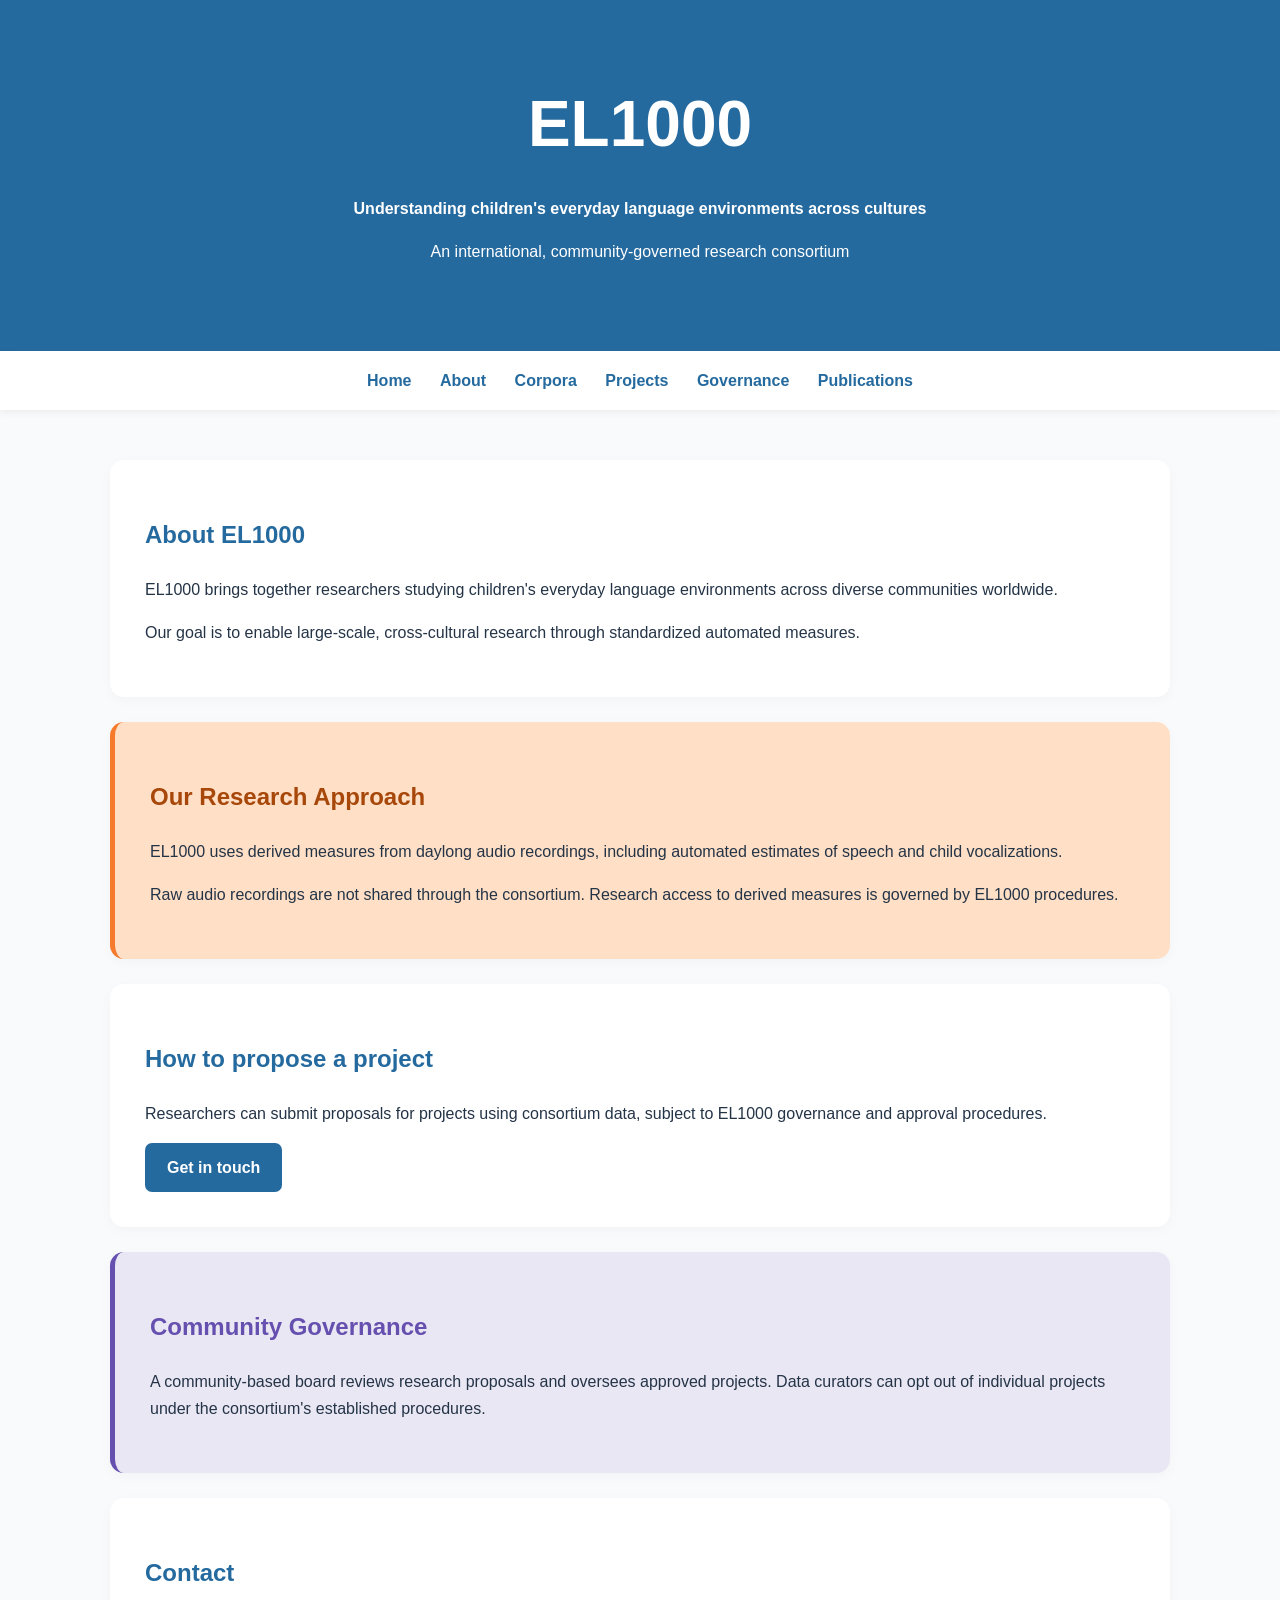
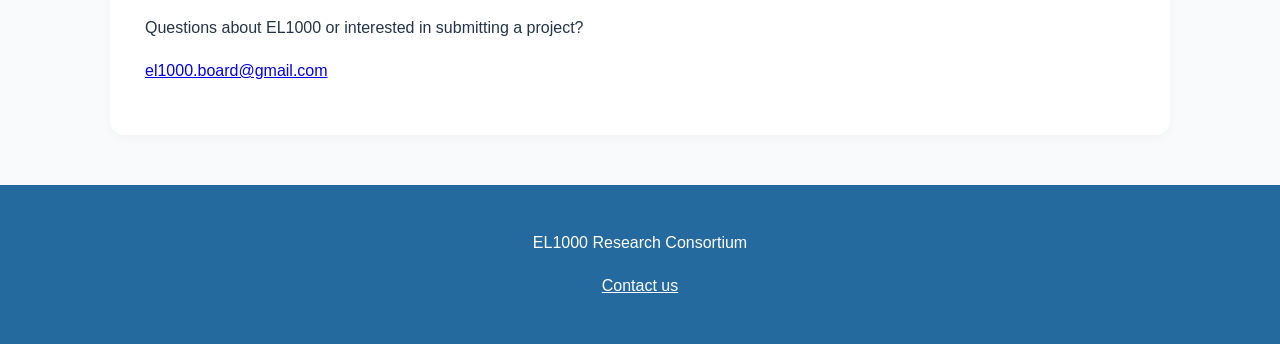
<file: index.html>
<!DOCTYPE html>
<html lang="en">
<head>
<meta charset="UTF-8">
<meta name="viewport" content="width=device-width, initial-scale=1">
<title>EL1000 | Research Consortium</title>
<link rel="stylesheet" href="style.css">
</head>
<body>
<header>
<h1>EL1000</h1>
<p><strong>Understanding children's everyday language environments across cultures</strong></p>
<p>An international, community-governed research consortium</p>
</header>
<nav aria-label="Main navigation">
  <a href="index.html" aria-current="page">Home</a>
  <a href="about.html">About</a>
  <a href="corpora.html">Corpora</a>
  <a href="projects.html">Projects</a>
  <a href="governance.html">Governance</a>
  <a href="publications.html">Publications</a>
</nav>
<main>
<section id="about">
<h2>About EL1000</h2>
<p>EL1000 brings together researchers studying children's everyday language environments across diverse communities worldwide.</p>
<p>Our goal is to enable large-scale, cross-cultural research through standardized automated measures.</p>
</section>
<section id="research" class="corpora">
<h2>Our Research Approach</h2>
<p>EL1000 uses derived measures from daylong audio recordings, including automated estimates of speech and child vocalizations.</p>
<p>Raw audio recordings are not shared through the consortium. Research access to derived measures is governed by EL1000 procedures.</p>
</section>
<section id="projects">
<h2>How to propose a project</h2>
<p>Researchers can submit proposals for projects using consortium data, subject to EL1000 governance and approval procedures.</p>
<a class="button" href="mailto:el1000.board@gmail.com?subject=EL1000%20icipation%20inquiry">Get in touch</a>
</section>
<section id="governance" class="governance">
<h2>Community Governance</h2>
<p>A community-based board reviews research proposals and oversees approved projects. Data curators can opt out of individual projects under the consortium's established procedures.</p>
</section>
<section id="contact">
<h2>Contact</h2>
<p>Questions about EL1000 or interested in submitting a project?</p>
<p><a href="mailto:el1000.board@gmail.com">el1000.board@gmail.com</a></p>
</section>
</main>
<footer>
<p>EL1000 Research Consortium</p>
<p><a href="mailto:el1000.board@gmail.com">Contact us</a></p>
</footer>
</body>
</html>
</file>
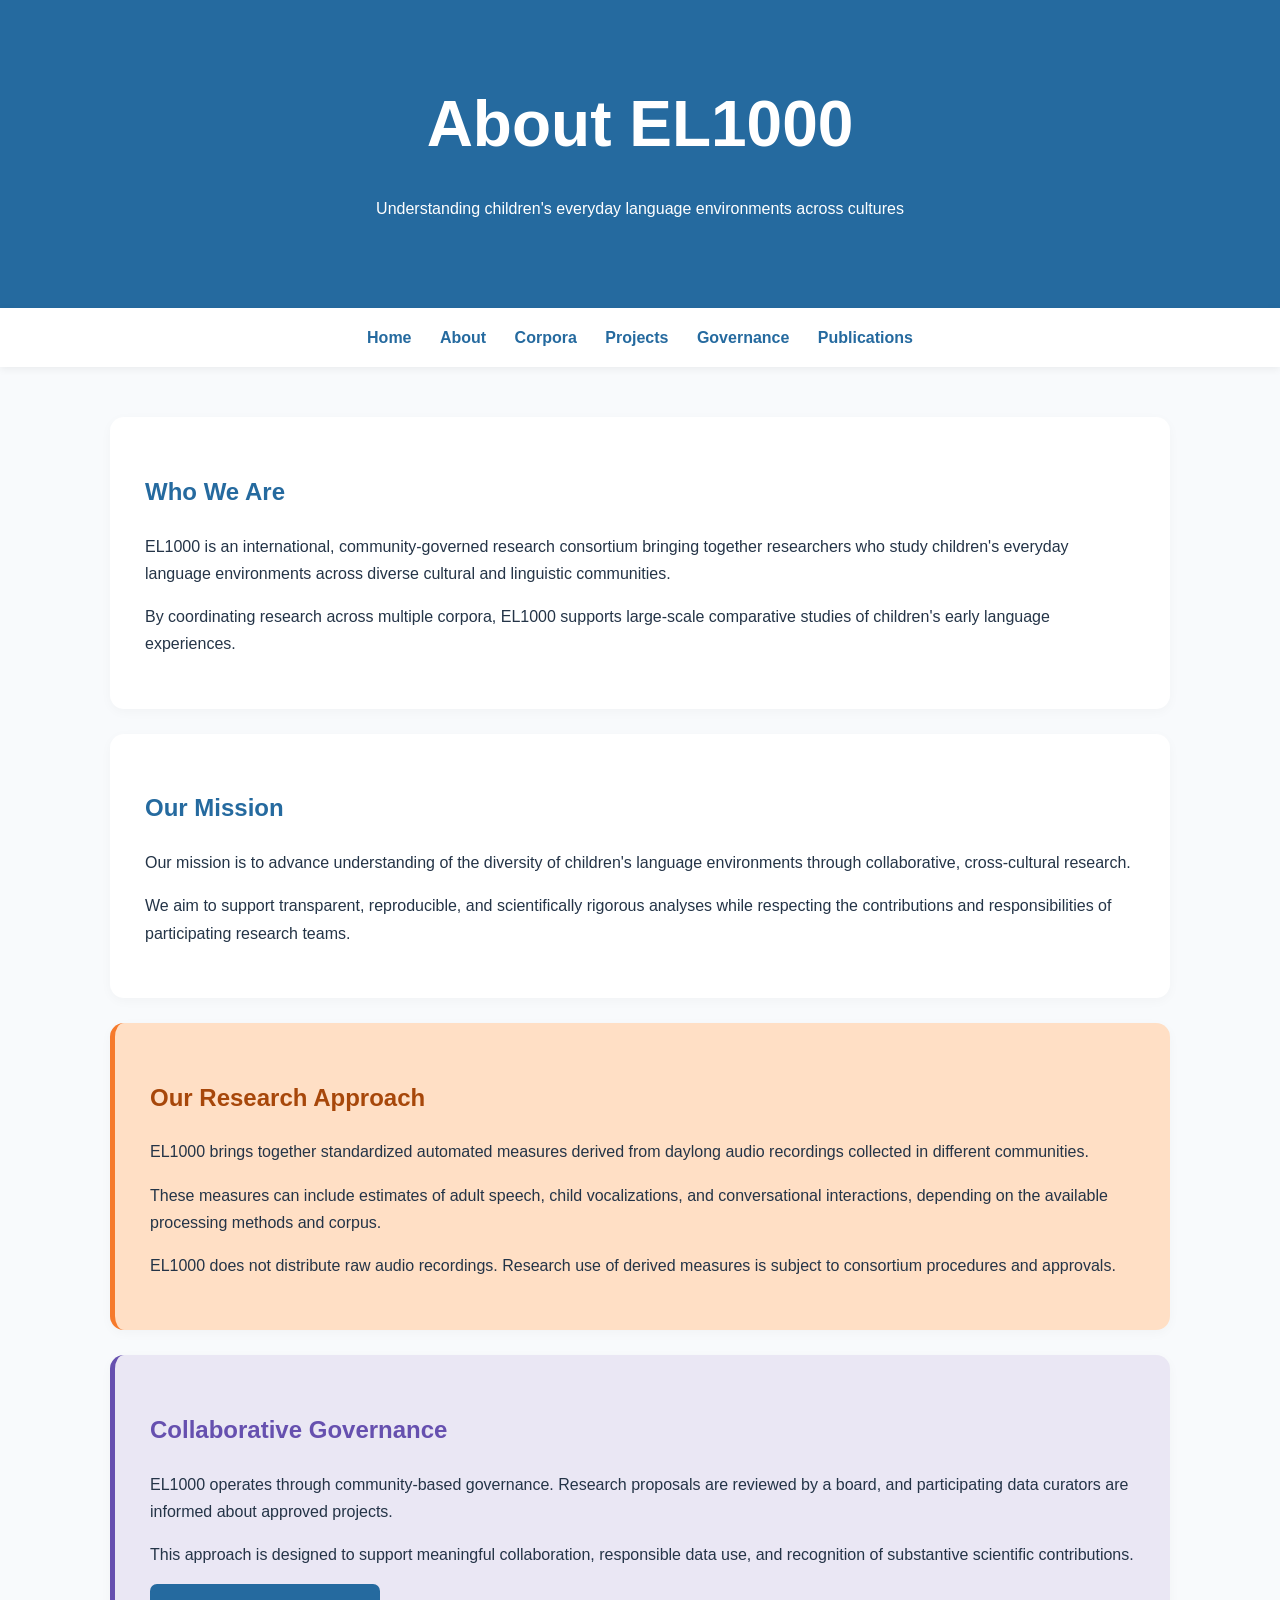
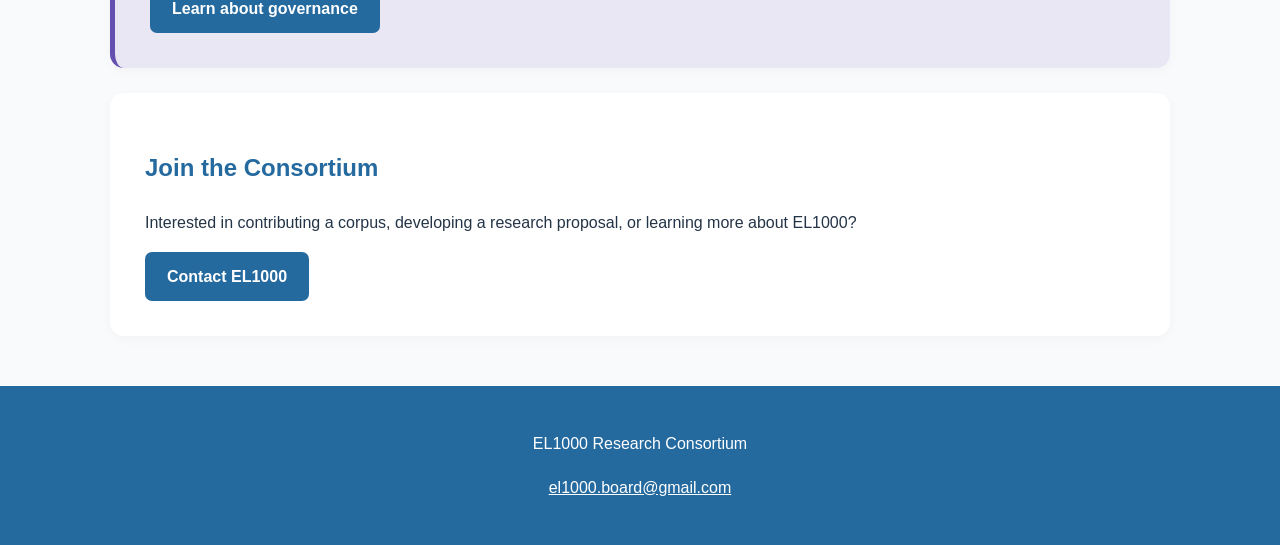
<file: about.html>
<!DOCTYPE html>
<html lang="en">
<head>
  <meta charset="UTF-8">
  <meta name="viewport" content="width=device-width, initial-scale=1">
  <meta name="description" content="Learn about the EL1000 research consortium and its cross-cultural approach to studying children's language environments.">
  <title>About | EL1000 Consortium</title>
  <link rel="stylesheet" href="style.css">
</head>

<body>

<header>
  <h1>About EL1000</h1>
  <p>Understanding children's everyday language environments across cultures</p>
</header>

<nav aria-label="Main navigation">
  <a href="index.html">Home</a>
  <a href="about.html" aria-current="page">About</a>
  <a href="corpora.html">Corpora</a>
  <a href="projects.html">Projects</a>
  <a href="governance.html">Governance</a>
  <a href="publications.html">Publications</a>
</nav>

<main>

<section>
  <h2>Who We Are</h2>

  <p>
    EL1000 is an international, community-governed research
    consortium bringing together researchers who study
    children's everyday language environments across
    diverse cultural and linguistic communities.
  </p>

  <p>
    By coordinating research across multiple corpora,
    EL1000 supports large-scale comparative studies
    of children's early language experiences.
  </p>
</section>

<section>
  <h2>Our Mission</h2>

  <p>
    Our mission is to advance understanding of the
    diversity of children's language environments
    through collaborative, cross-cultural research.
  </p>

  <p>
    We aim to support transparent, reproducible,
    and scientifically rigorous analyses while
    respecting the contributions and responsibilities
    of participating research teams.
  </p>
</section>

<section class="corpora">
  <h2>Our Research Approach</h2>

  <p>
    EL1000 brings together standardized automated
    measures derived from daylong audio recordings
    collected in different communities.
  </p>

  <p>
    These measures can include estimates of adult
    speech, child vocalizations, and conversational
    interactions, depending on the available
    processing methods and corpus.
  </p>

  <p>
    EL1000 does not distribute raw audio recordings.
    Research use of derived measures is subject
    to consortium procedures and approvals.
  </p>
</section>

<section class="governance">
  <h2>Collaborative Governance</h2>

  <p>
    EL1000 operates through community-based governance.
    Research proposals are reviewed by a board,
    and participating data curators are informed
    about approved projects.
  </p>

  <p>
    This approach is designed to support meaningful
    collaboration, responsible data use, and recognition
    of substantive scientific contributions.
  </p>

  <a class="button" href="governance.html">
    Learn about governance
  </a>
</section>

<section>
  <h2>Join the Consortium</h2>

  <p>
    Interested in contributing a corpus, developing
    a research proposal, or learning more about EL1000?
  </p>

  <a class="button" href="mailto:el1000.board@gmail.com">
    Contact EL1000
  </a>
</section>

</main>

<footer>
  <p>EL1000 Research Consortium</p>
  <p>
    <a href="mailto:el1000.board@gmail.com">
      el1000.board@gmail.com
    </a>
  </p>
</footer>

</body>
</html>
</file>
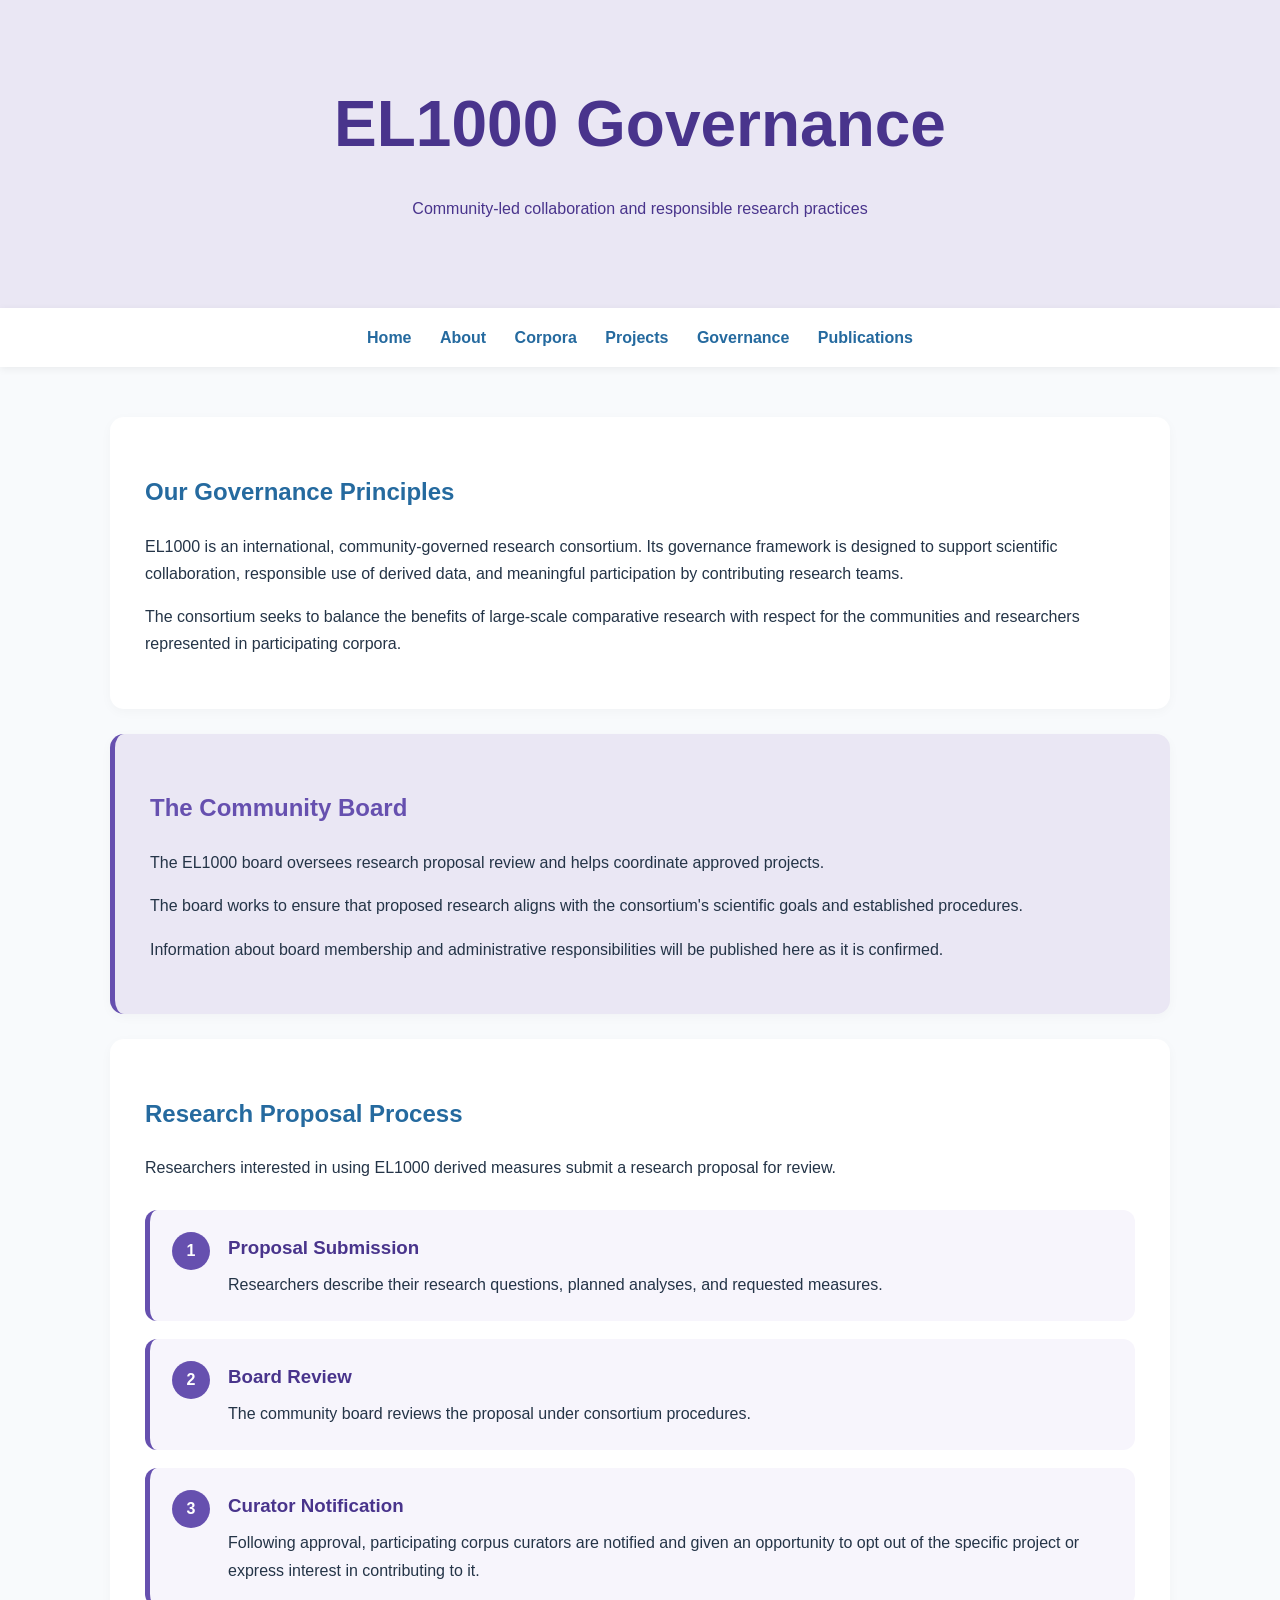
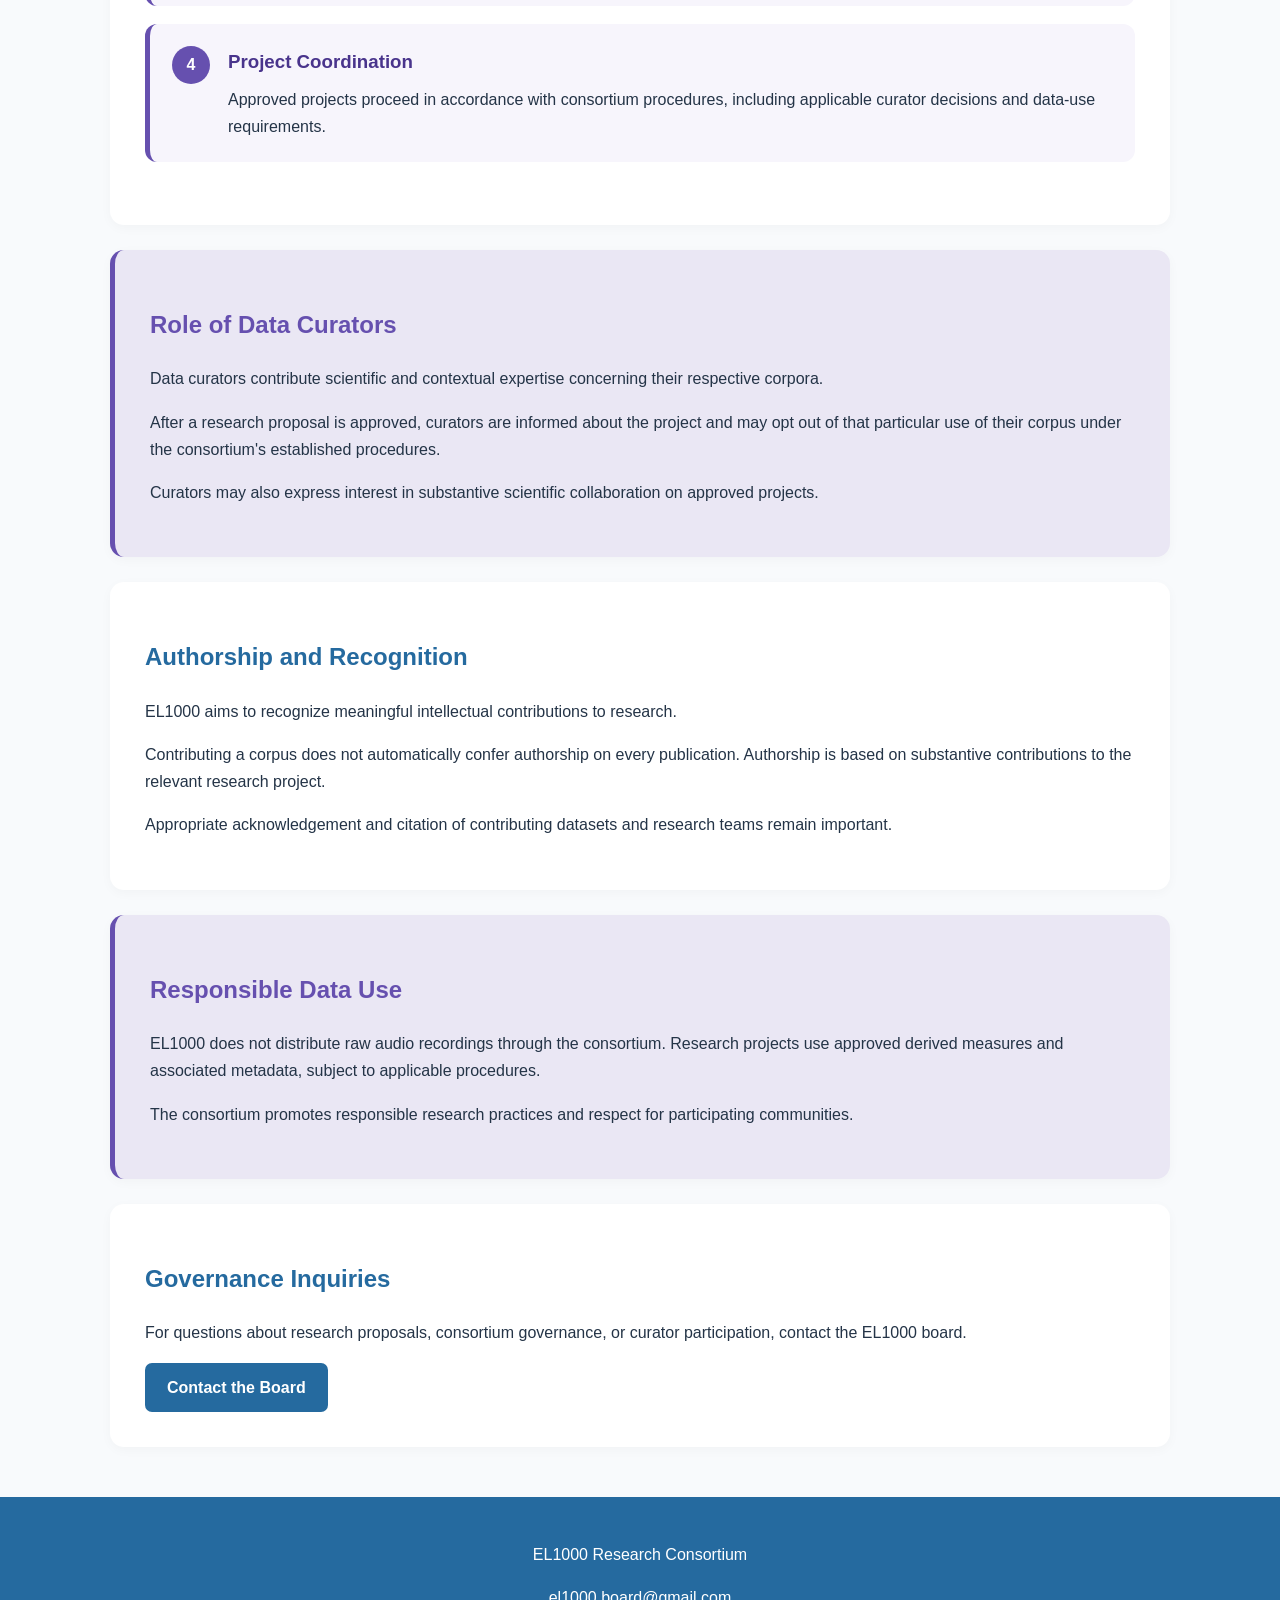
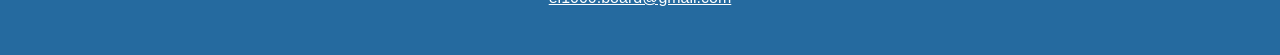
<file: governance.html>
<!DOCTYPE html>
<html lang="en">
<head>
  <meta charset="UTF-8">
  <meta name="viewport"
        content="width=device-width, initial-scale=1">

  <meta name="description"
        content="Learn about EL1000 community governance,
        research proposal review, and data curator participation.">

  <title>Governance | EL1000 Consortium</title>
  <link rel="stylesheet" href="style.css">
</head>

<body>

<header class="governance-header">
  <h1>EL1000 Governance</h1>
  <p>
    Community-led collaboration and
    responsible research practices
  </p>
</header>

<nav aria-label="Main navigation">
  <a href="index.html">Home</a>
  <a href="about.html">About</a>
  <a href="corpora.html">Corpora</a>
  <a href="projects.html">Projects</a>
  <a href="governance.html" aria-current="page">Governance</a>
  <a href="publications.html">Publications</a>
</nav>

<main>

<section>
  <h2>Our Governance Principles</h2>

  <p>
    EL1000 is an international, community-governed
    research consortium. Its governance framework
    is designed to support scientific collaboration,
    responsible use of derived data, and meaningful
    participation by contributing research teams.
  </p>

  <p>
    The consortium seeks to balance the benefits
    of large-scale comparative research with
    respect for the communities and researchers
    represented in participating corpora.
  </p>
</section>

<section class="governance">
  <h2>The Community Board</h2>

  <p>
    The EL1000 board oversees research proposal
    review and helps coordinate approved projects.
  </p>

  <p>
    The board works to ensure that proposed research
    aligns with the consortium's scientific goals
    and established procedures.
  </p>

  <p>
    Information about board membership and
    administrative responsibilities will be
    published here as it is confirmed.
  </p>
</section>

<section>
  <h2>Research Proposal Process</h2>

  <p>
    Researchers interested in using EL1000
    derived measures submit a research proposal
    for review.
  </p>

  <div class="governance-steps">

    <article class="governance-step">
      <span class="step-number">1</span>
      <div>
        <h3>Proposal Submission</h3>
        <p>
          Researchers describe their research
          questions, planned analyses, and
          requested measures.
        </p>
      </div>
    </article>

    <article class="governance-step">
      <span class="step-number">2</span>
      <div>
        <h3>Board Review</h3>
        <p>
          The community board reviews the
          proposal under consortium procedures.
        </p>
      </div>
    </article>

    <article class="governance-step">
      <span class="step-number">3</span>
      <div>
        <h3>Curator Notification</h3>
        <p>
          Following approval, participating
          corpus curators are notified and
          given an opportunity to opt out
          of the specific project or express
          interest in contributing to it.
        </p>
      </div>
    </article>

    <article class="governance-step">
      <span class="step-number">4</span>
      <div>
        <h3>Project Coordination</h3>
        <p>
          Approved projects proceed in
          accordance with consortium procedures,
          including applicable curator decisions
          and data-use requirements.
        </p>
      </div>
    </article>

  </div>
</section>

<section class="governance">
  <h2>Role of Data Curators</h2>

  <p>
    Data curators contribute scientific and
    contextual expertise concerning their
    respective corpora.
  </p>

  <p>
    After a research proposal is approved,
    curators are informed about the project
    and may opt out of that particular use
    of their corpus under the consortium's
    established procedures.
  </p>

  <p>
    Curators may also express interest in
    substantive scientific collaboration
    on approved projects.
  </p>
</section>

<section>
  <h2>Authorship and Recognition</h2>

  <p>
    EL1000 aims to recognize meaningful
    intellectual contributions to research.
  </p>

  <p>
    Contributing a corpus does not
    automatically confer authorship on
    every publication. Authorship is based
    on substantive contributions to the
    relevant research project.
  </p>

  <p>
    Appropriate acknowledgement and citation
    of contributing datasets and research
    teams remain important.
  </p>
</section>

<section class="governance">
  <h2>Responsible Data Use</h2>

  <p>
    EL1000 does not distribute raw audio
    recordings through the consortium.
    Research projects use approved derived
    measures and associated metadata,
    subject to applicable procedures.
  </p>

  <p>
    The consortium promotes responsible
    research practices and respect for
    participating communities.
  </p>
</section>

<section>
  <h2>Governance Inquiries</h2>

  <p>
    For questions about research proposals,
    consortium governance, or curator
    participation, contact the EL1000 board.
  </p>

  <a class="button"
     href="mailto:el1000.board@gmail.com?subject=EL1000%20governance%20inquiry">
    Contact the Board
  </a>
</section>

</main>

<footer>
  <p>EL1000 Research Consortium</p>
  <p>
    <a href="mailto:el1000.board@gmail.com">
      el1000.board@gmail.com
    </a>
  </p>
</footer>

</body>
</html>
</file>
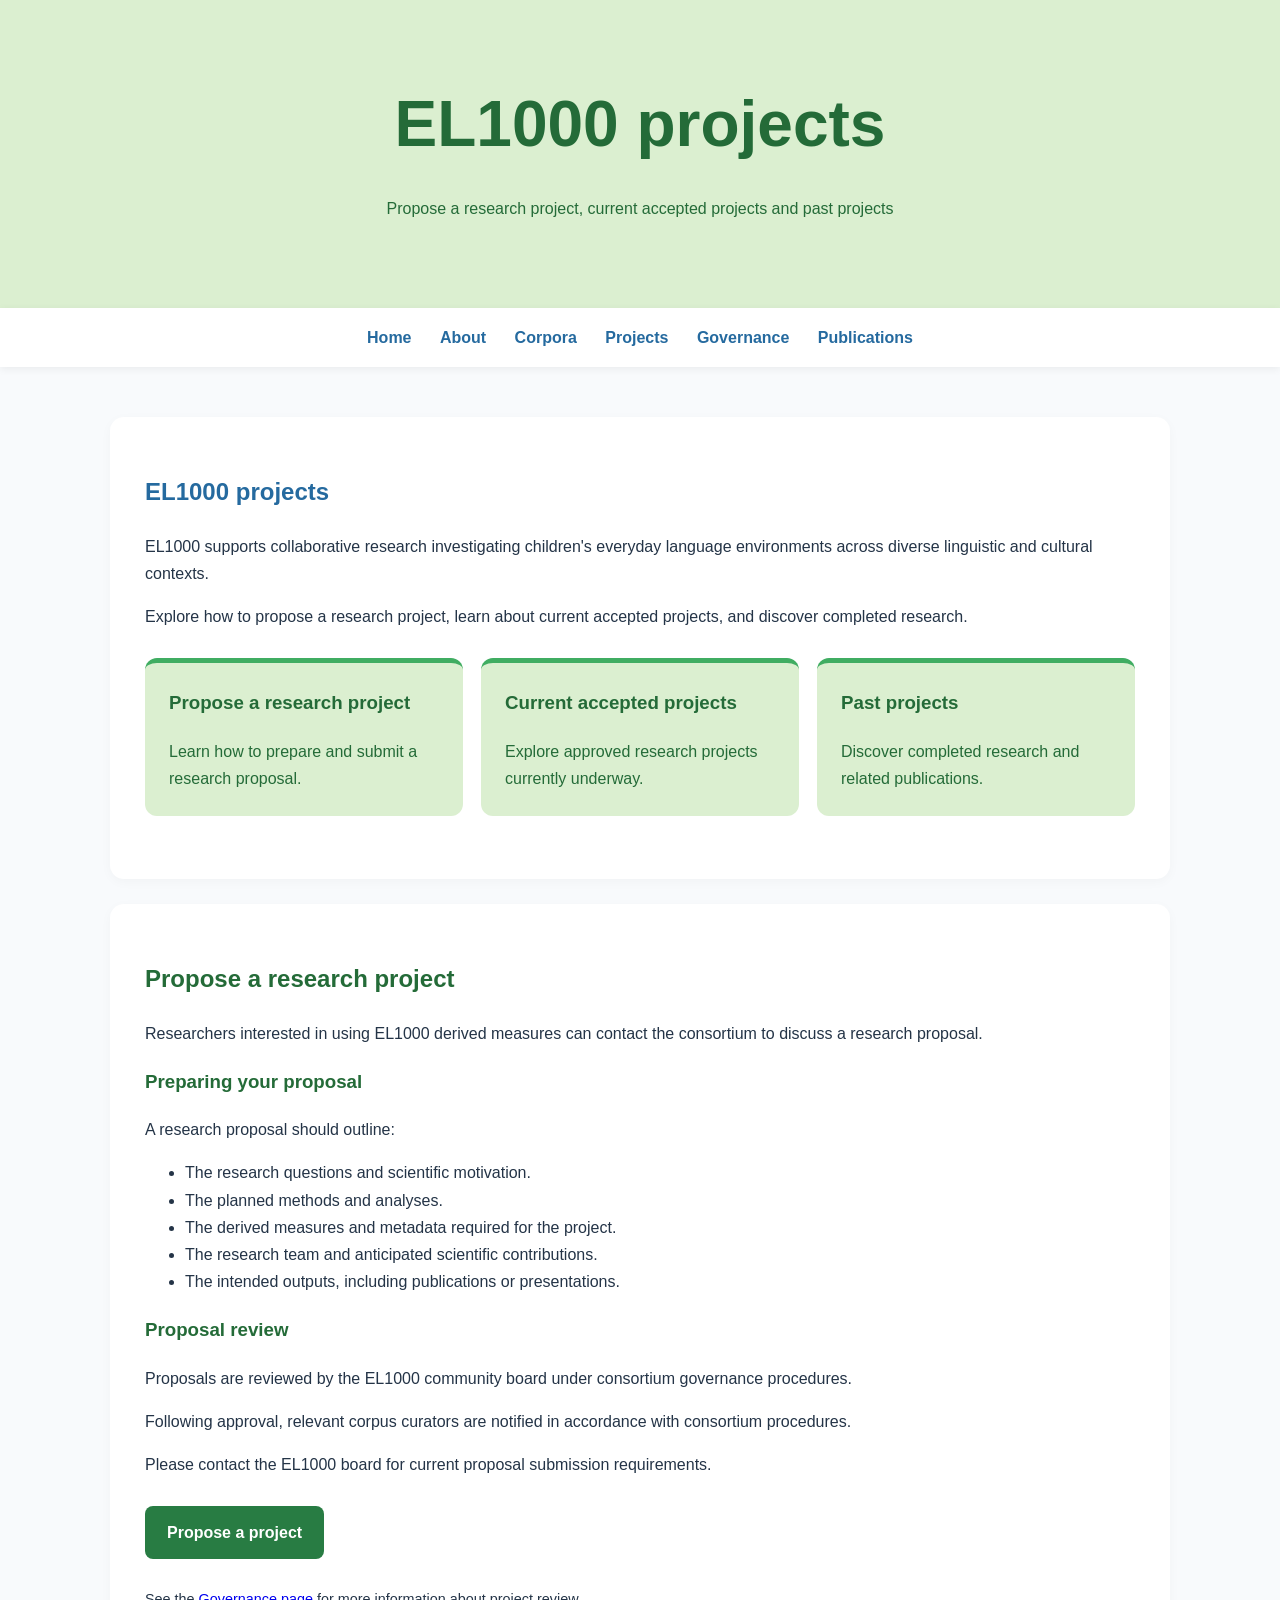
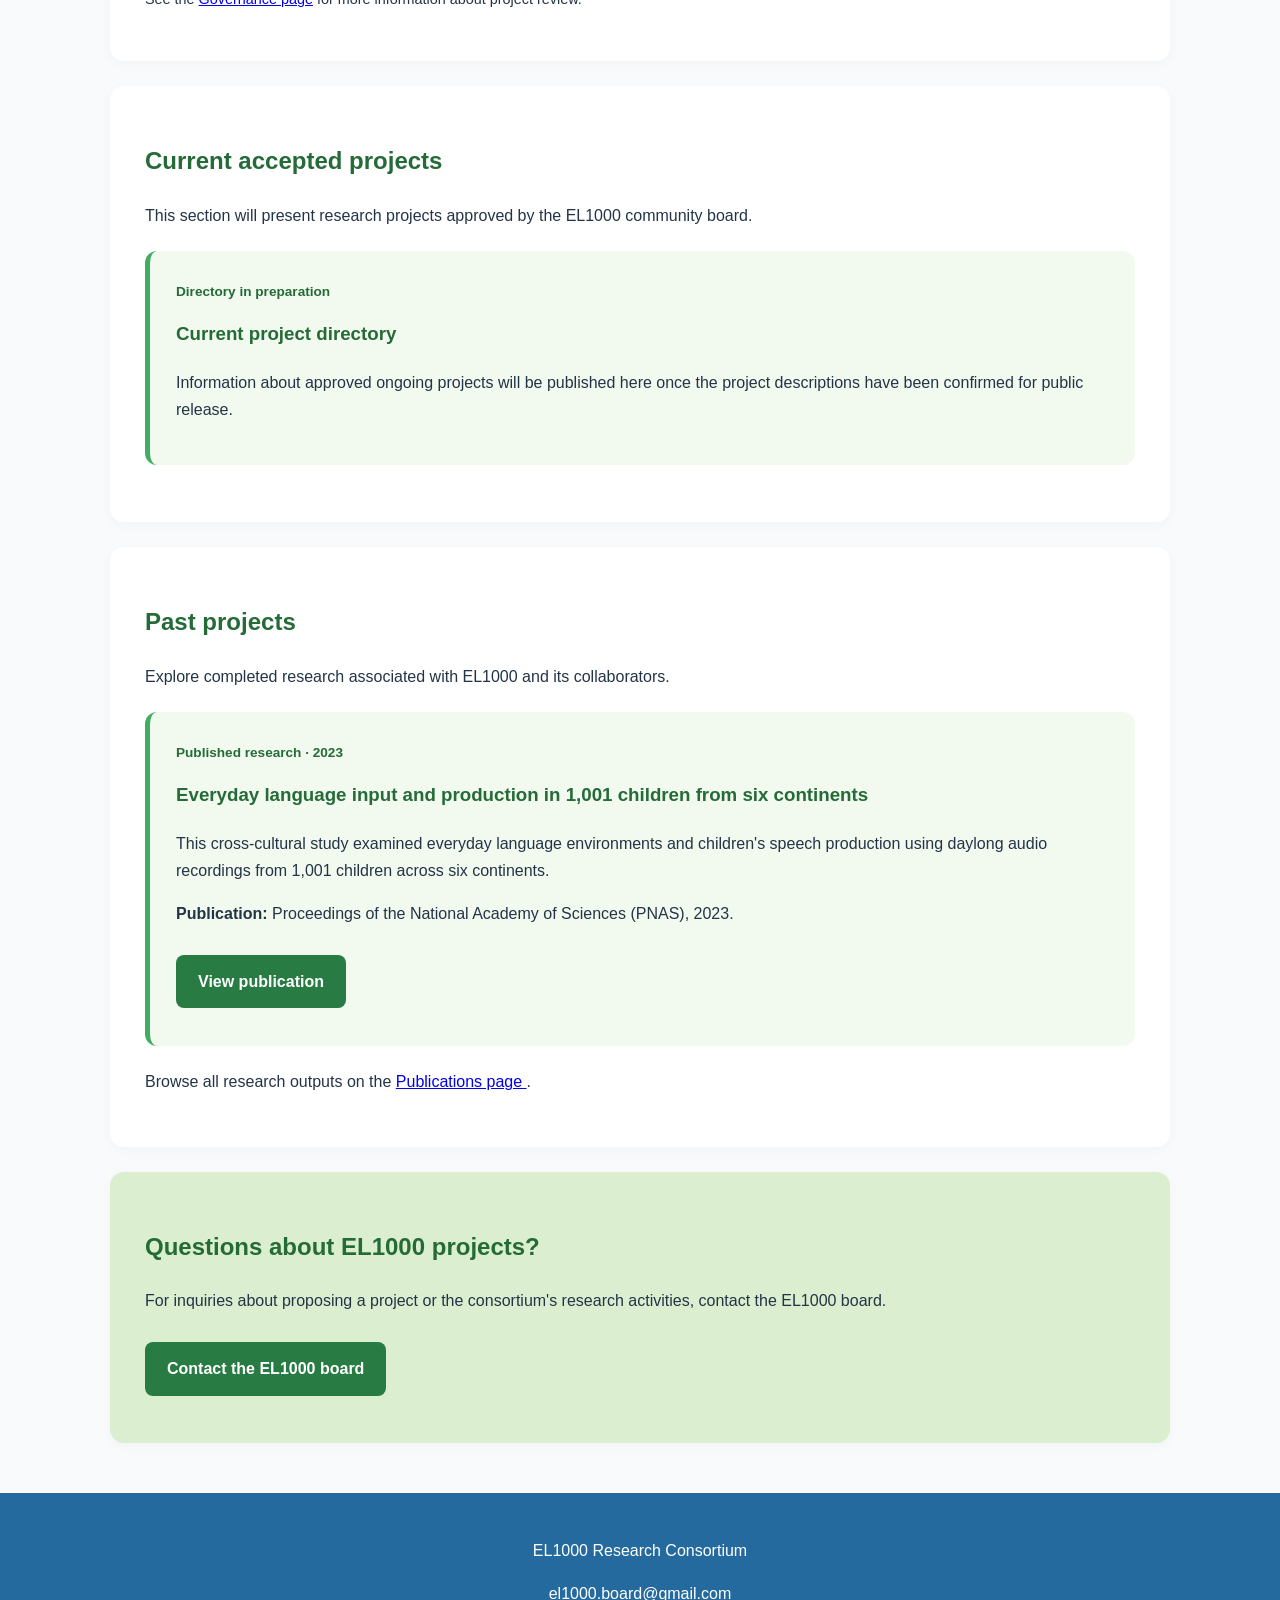
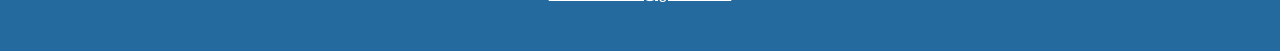
<file: projects.html>
<!DOCTYPE html>
<html lang="en">
<head>
  <meta charset="UTF-8">
  <meta name="viewport"
        content="width=device-width, initial-scale=1">

  <meta name="description"
        content="Explore EL1000 research projects,
        propose a new project, and learn about
        approved and completed studies.">

  <title>Projects | EL1000 Consortium</title>

  <link rel="stylesheet" href="style.css">
</head>

<body>

<header class="projects-header">
  <h1>EL1000 projects</h1>
  <p>
    Propose a research project,
    current accepted projects and past projects
  </p>
</header>

<nav aria-label="Main navigation">
  <a href="index.html">Home</a>
  <a href="about.html">About</a>
  <a href="corpora.html">Corpora</a>
  <a href="projects.html" aria-current="page">Projects</a>
  <a href="governance.html">Governance</a>
  <a href="publications.html">Publications</a>
</nav>

<main>

<section class="projects-intro">
  <h2>EL1000 projects</h2>

  <p>
    EL1000 supports collaborative research
    investigating children's everyday language
    environments across diverse linguistic
    and cultural contexts.
  </p>

  <p>
    Explore how to propose a research project,
    learn about current accepted projects,
    and discover completed research.
  </p>

  <div class="projects-navigation">

    <a href="#propose" class="project-nav-card">
      <h3>Propose a research project</h3>
      <p>
        Learn how to prepare and submit
        a research proposal.
      </p>
    </a>

    <a href="#current" class="project-nav-card">
      <h3>Current accepted projects</h3>
      <p>
        Explore approved research projects
        currently underway.
      </p>
    </a>

    <a href="#past" class="project-nav-card">
      <h3>Past projects</h3>
      <p>
        Discover completed research
        and related publications.
      </p>
    </a>

  </div>
</section>

<section id="propose" class="projects-section">
  <h2>Propose a research project</h2>

  <p>
    Researchers interested in using EL1000
    derived measures can contact the consortium
    to discuss a research proposal.
  </p>

  <h3>Preparing your proposal</h3>

  <p>
    A research proposal should outline:
  </p>

  <ul>
    <li>
      The research questions and
      scientific motivation.
    </li>
    <li>
      The planned methods and analyses.
    </li>
    <li>
      The derived measures and metadata
      required for the project.
    </li>
    <li>
      The research team and anticipated
      scientific contributions.
    </li>
    <li>
      The intended outputs, including
      publications or presentations.
    </li>
  </ul>

  <h3>Proposal review</h3>

  <p>
    Proposals are reviewed by the EL1000
    community board under consortium
    governance procedures.
  </p>

  <p>
    Following approval, relevant corpus
    curators are notified in accordance
    with consortium procedures.
  </p>

  <p>
    Please contact the EL1000 board
    for current proposal submission
    requirements.
  </p>

  <a class="projects-button"
     href="mailto:el1000.board@gmail.com?subject=EL1000%20research%20project%20proposal">
    Propose a project
  </a>

  <p class="projects-small-note">
    See the
    <a href="governance.html">Governance page</a>
    for more information about project review.
  </p>
</section>

<section id="current" class="projects-section">
  <h2>Current accepted projects</h2>

  <p>
    This section will present research
    projects approved by the EL1000
    community board.
  </p>

  <div class="project-list-card">
    <span class="project-status">Directory in preparation</span>

    <h3>Current project directory</h3>

    <p>
      Information about approved ongoing
      projects will be published here
      once the project descriptions
      have been confirmed for public release.
    </p>
  </div>
</section>


<section id="past" class="projects-section">

  <h2>Past projects</h2>

  <p>
    Explore completed research associated
    with EL1000 and its collaborators.
  </p>

  <article class="project-list-card">

    <span class="project-status">
      Published research · 2023
    </span>

    <h3>
      Everyday language input and production
      in 1,001 children from six continents
    </h3>

    <p>
      This cross-cultural study examined
      everyday language environments and
      children's speech production using
      daylong audio recordings from
      1,001 children across six continents.
    </p>

    <p>
      <strong>Publication:</strong>
      Proceedings of the National Academy
      of Sciences (PNAS), 2023.
    </p>

    <a class="projects-button"
       href="publications.html#published">
      View publication
    </a>

  </article>

  <p>
    Browse all research outputs on the
    <a href="publications.html">
      Publications page
    </a>.
  </p>

</section>


<section class="projects-contact">
  <h2>Questions about EL1000 projects?</h2>

  <p>
    For inquiries about proposing a project
    or the consortium's research activities,
    contact the EL1000 board.
  </p>

  <a class="projects-button"
     href="mailto:el1000.board@gmail.com">
    Contact the EL1000 board
  </a>
</section>

</main>

<footer>
  <p>EL1000 Research Consortium</p>
  <p>
    <a href="mailto:el1000.board@gmail.com">
      el1000.board@gmail.com
    </a>
  </p>
</footer>

</body>
</html>
</file>
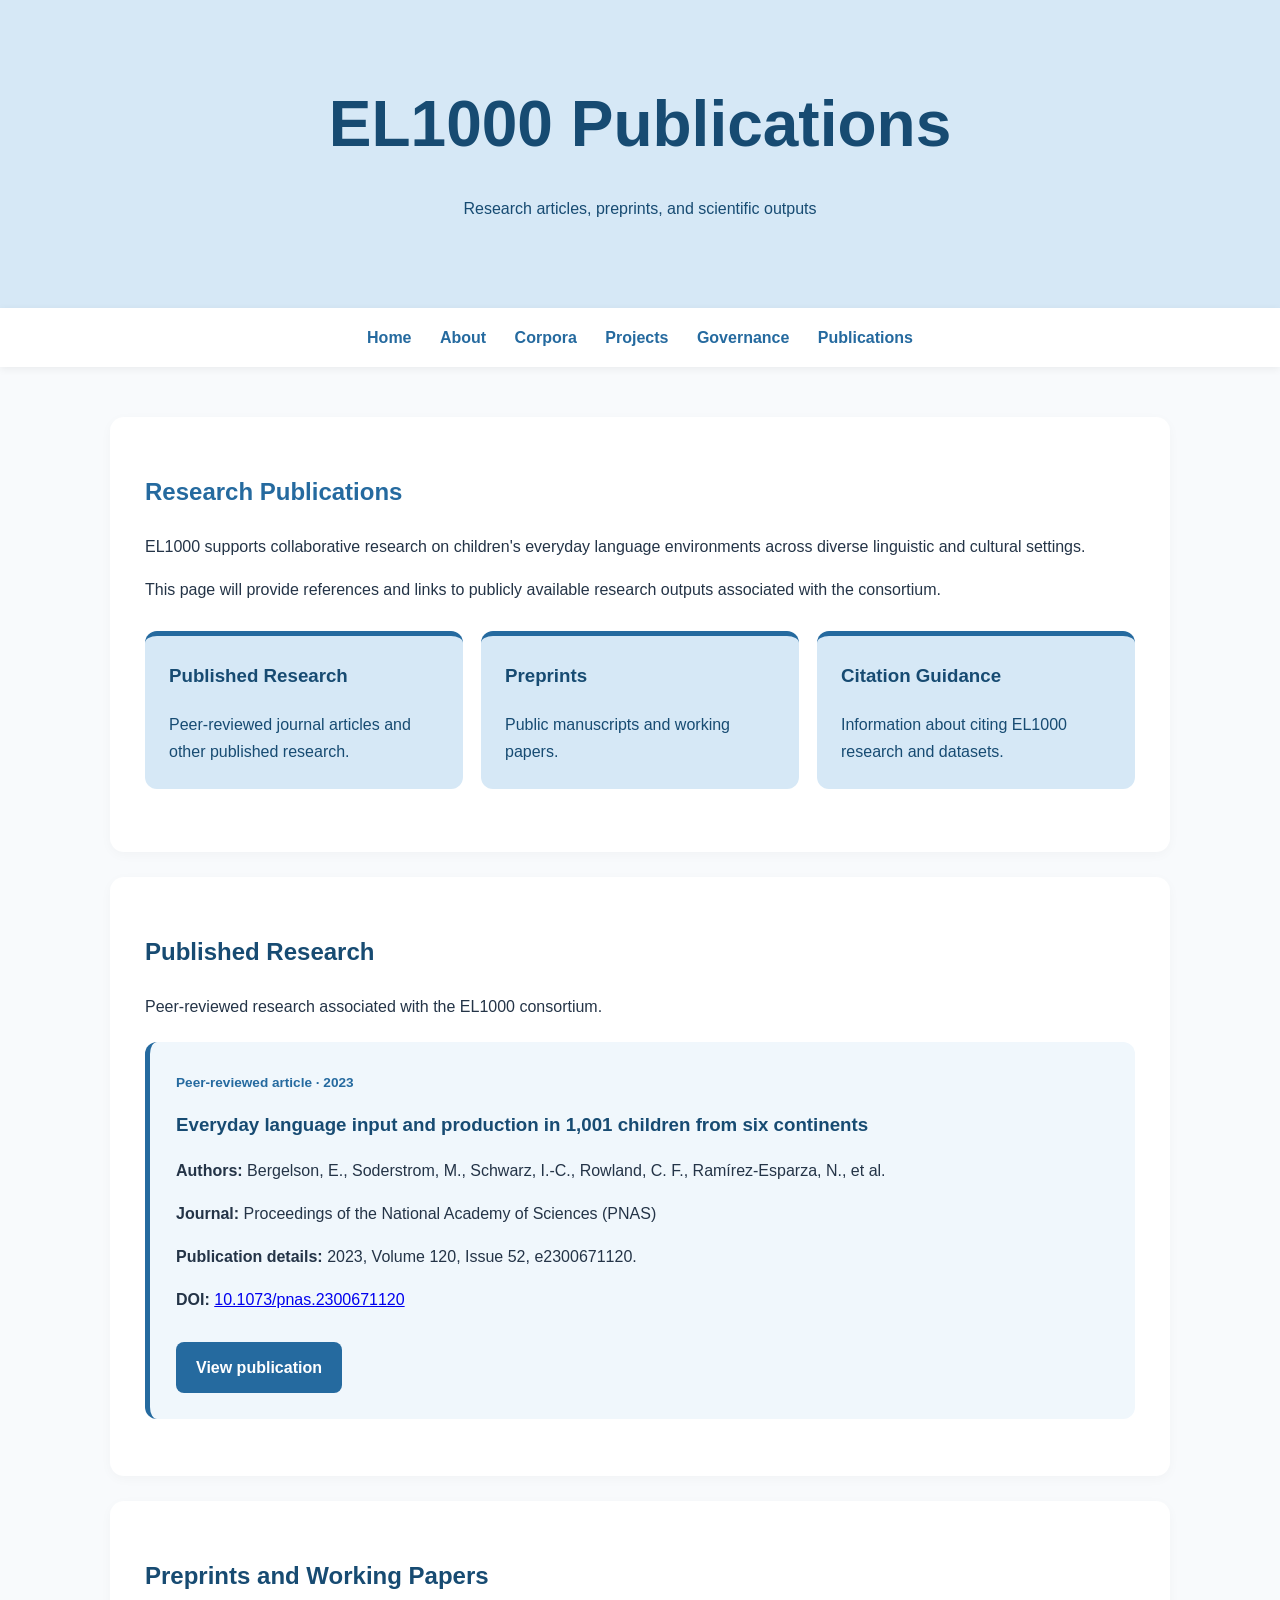
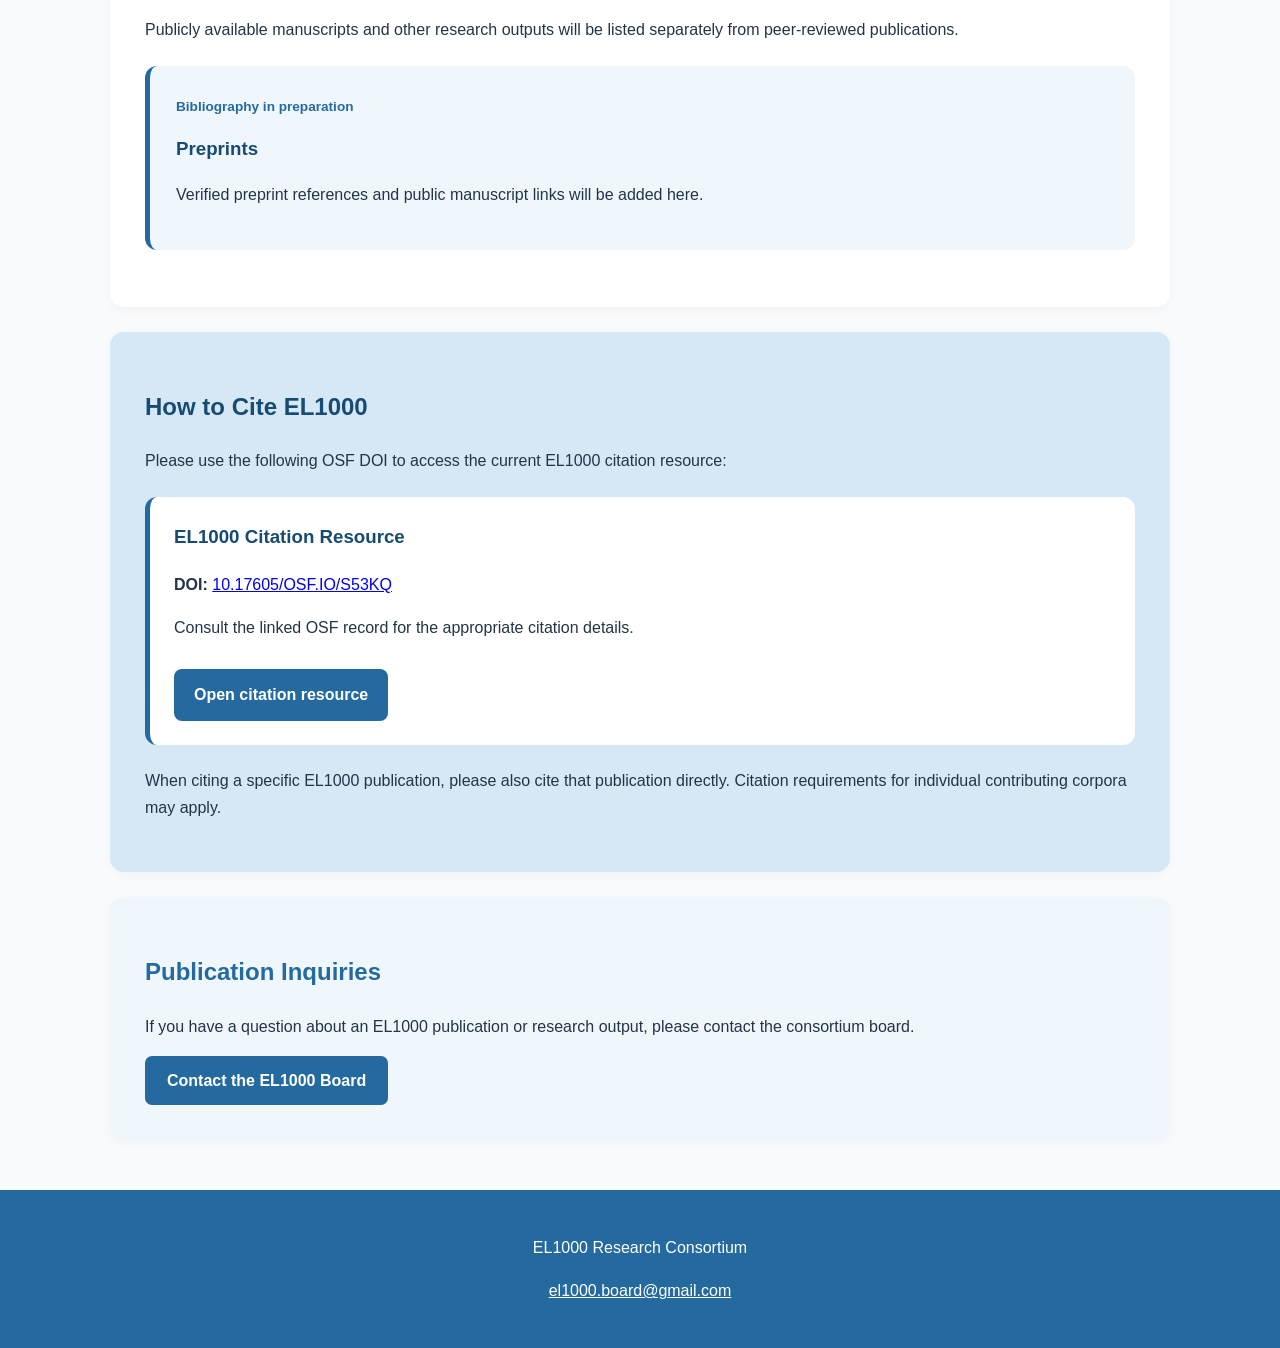
<file: publications.html>
<!DOCTYPE html>
<html lang="en">
<head>
  <meta charset="UTF-8">
  <meta name="viewport"
        content="width=device-width, initial-scale=1">

  <meta name="description"
        content="Publications, preprints, and research
        outputs associated with the EL1000 consortium.">

  <title>Publications | EL1000 Consortium</title>

  <link rel="stylesheet" href="style.css">
</head>

<body>

<header class="publications-header">
  <h1>EL1000 Publications</h1>
  <p>
    Research articles, preprints,
    and scientific outputs
  </p>
</header>

<nav aria-label="Main navigation">
  <a href="index.html">Home</a>
  <a href="about.html">About</a>
  <a href="corpora.html">Corpora</a>
  <a href="projects.html">Projects</a>
  <a href="governance.html">Governance</a>
  <a href="publications.html" aria-current="page">Publications</a>
</nav>

<main>

<section class="publications-intro">
  <h2>Research Publications</h2>

  <p>
    EL1000 supports collaborative research
    on children's everyday language
    environments across diverse linguistic
    and cultural settings.
  </p>

  <p>
    This page will provide references
    and links to publicly available
    research outputs associated with
    the consortium.
  </p>

  <div class="publications-navigation">

    <a href="#published" class="publication-nav-card">
      <h3>Published Research</h3>
      <p>
        Peer-reviewed journal articles
        and other published research.
      </p>
    </a>

    <a href="#preprints" class="publication-nav-card">
      <h3>Preprints</h3>
      <p>
        Public manuscripts and
        working papers.
      </p>
    </a>

    <a href="#citation" class="publication-nav-card">
      <h3>Citation Guidance</h3>
      <p>
        Information about citing
        EL1000 research and datasets.
      </p>
    </a>

  </div>
</section>


<section id="published" class="publications-section">

  <h2>Published Research</h2>

  <p>
    Peer-reviewed research associated with
    the EL1000 consortium.
  </p>

  <article class="publication-entry">

    <span class="publication-type">
      Peer-reviewed article · 2023
    </span>

    <h3>
      Everyday language input and production
      in 1,001 children from six continents
    </h3>

    <p>
      <strong>Authors:</strong>
      Bergelson, E., Soderstrom, M.,
      Schwarz, I.-C., Rowland, C. F.,
      Ramírez-Esparza, N., et al.
    </p>

    <p>
      <strong>Journal:</strong>
      Proceedings of the National Academy
      of Sciences (PNAS)
    </p>

    <p>
      <strong>Publication details:</strong>
      2023, Volume 120, Issue 52,
      e2300671120.
    </p>

    <p>
      <strong>DOI:</strong>
      <a href="https://doi.org/10.1073/pnas.2300671120">
        10.1073/pnas.2300671120
      </a>
    </p>

    <a class="publication-link"
       href="https://www.pnas.org/doi/abs/10.1073/pnas.2300671120"
       target="_blank"
       rel="noopener noreferrer">
      View publication
    </a>

  </article>

</section>


<section id="preprints" class="publications-section">
  <h2>Preprints and Working Papers</h2>

  <p>
    Publicly available manuscripts
    and other research outputs
    will be listed separately
    from peer-reviewed publications.
  </p>

  <div class="publication-entry">
    <span class="publication-type">
      Bibliography in preparation
    </span>

    <h3>Preprints</h3>

    <p>
      Verified preprint references
      and public manuscript links
      will be added here.
    </p>
  </div>
</section>


<section id="citation" class="citation-section">

  <h2>How to Cite EL1000</h2>

  <p>
    Please use the following OSF DOI
    to access the current EL1000
    citation resource:
  </p>

  <div class="citation-box">

    <h3>EL1000 Citation Resource</h3>

    <p>
      <strong>DOI:</strong>
      <a href="https://doi.org/10.17605/OSF.IO/S53KQ"
         target="_blank"
         rel="noopener noreferrer">
        10.17605/OSF.IO/S53KQ
      </a>
    </p>

    <p>
      Consult the linked OSF record
      for the appropriate citation details.
    </p>

    <a class="publication-link"
       href="https://doi.org/10.17605/OSF.IO/S53KQ"
       target="_blank"
       rel="noopener noreferrer">
      Open citation resource
    </a>

  </div>

  <p>
    When citing a specific EL1000 publication,
    please also cite that publication directly.
    Citation requirements for individual
    contributing corpora may apply.
  </p>

</section>


<section class="publications-contact">
  <h2>Publication Inquiries</h2>

  <p>
    If you have a question about
    an EL1000 publication or
    research output, please
    contact the consortium board.
  </p>

  <a class="button"
     href="mailto:el1000.board@gmail.com?subject=EL1000%20publication%20inquiry">
    Contact the EL1000 Board
  </a>
</section>

</main>

<footer>
  <p>EL1000 Research Consortium</p>

  <p>
    <a href="mailto:el1000.board@gmail.com">
      el1000.board@gmail.com
    </a>
  </p>
</footer>

</body>
</html>
</file>
<file: style.css>
:root {
  --primary: #256A9F;
  --primary-light: #D6E8F6;

  --governance: #6650AF;
  --governance-light: #EAE7F4;

  --corpora: #F67A2C;
  --corpora-light: #FFDFC5;
  --corpora-text: #A7470A;

  --background: #F8FAFC;
  --text: #243447;
  --white: #FFFFFF;
}

* {
  box-sizing: border-box;
}

body {
  margin: 0;
  font-family: Arial, Helvetica, sans-serif;
  background: var(--background);
  color: var(--text);
  line-height: 1.7;
}

header {
  background: var(--primary);
  color: var(--white);
  padding: 70px 20px;
  text-align: center;
}

header h1 {
  font-size: clamp(2.5rem, 6vw, 4rem);
  margin: 0;
}

nav {
  background: var(--white);
  padding: 16px;
  text-align: center;
  box-shadow: 0 2px 8px #00000010;
}

nav a {
  color: var(--primary);
  text-decoration: none;
  font-weight: bold;
  margin: 0 12px;
}

nav a:hover {
  text-decoration: underline;
}

main {
  max-width: 1100px;
  margin: auto;
  padding: 25px 20px;
}

section {
  background: var(--white);
  padding: 35px;
  margin: 25px 0;
  border-radius: 14px;
  box-shadow: 0 3px 12px #00000008;
}

h2 {
  color: var(--primary);
}

.governance {
  background: var(--governance-light);
  border-left: 5px solid var(--governance);
}

.governance h2 {
  color: var(--governance);
}

.corpora {
  background: var(--corpora-light);
  border-left: 5px solid var(--corpora);
}

.corpora h2 {
  color: var(--corpora-text);
}

.button {
  display: inline-block;
  background: var(--primary);
  color: var(--white);
  padding: 11px 22px;
  border-radius: 7px;
  text-decoration: none;
  font-weight: bold;
}

.button:hover {
  filter: brightness(0.9);
}

footer {
  background: var(--primary);
  color: var(--white);
  padding: 28px;
  text-align: center;
}

footer a {
  color: var(--white);
}

@media (max-width: 600px) {
  section {
    padding: 24px;
  }

  nav a {
    display: inline-block;
    margin: 6px 10px;
  }
}

/* ----------------------------------
   EL1000 CORPORA PAGE
---------------------------------- */

.corpora-header {
  background: #FFDFC5;
  color: #783508;
}

.corpora-header h1 {
  color: #783508;
}

.corpus-stat {
  display: flex;
  flex-direction: column;
  align-items: center;
  gap: 5px;
  padding: 25px;
  margin: 25px 0;
  background: #FFDFC5;
  border-radius: 12px;
  text-align: center;
}

.corpus-stat strong {
  font-size: 3rem;
  line-height: 1.2;
  color: #A7470A;
}

.corpus-stat span {
  font-size: 1rem;
  color: #783508;
}

#corpus-map {
  width: 100%;
  height: 440px;
  border-radius: 12px;
  border: 2px solid #F67A2C;
  z-index: 0;
}

.map-note {
  font-size: 0.9rem;
  color: #66594F;
}

.corpus-grid {
  display: grid;
  grid-template-columns:
    repeat(auto-fit, minmax(200px, 1fr));
  gap: 18px;
  margin: 25px 0;
}

.corpus-card {
  padding: 22px;
  border-radius: 12px;
  background: #FFF3E9;
  border-top: 4px solid #F67A2C;
}

.corpus-card h3 {
  margin-top: 0;
  color: #A7470A;
}

@media (max-width: 600px) {
  #corpus-map {
    height: 320px;
  }
}


/* ----------------------------------
   EL1000 GOVERNANCE PAGE
---------------------------------- */

.governance-header {
  background: #EAE7F4;
  color: #49348C;
}

.governance-header h1 {
  color: #49348C;
}

.governance-steps {
  display: grid;
  gap: 18px;
  margin: 28px 0;
}

.governance-step {
  display: flex;
  align-items: flex-start;
  gap: 18px;
  padding: 22px;
  border-radius: 12px;
  background: #F7F5FC;
  border-left: 5px solid #6650AF;
}

.step-number {
  display: flex;
  align-items: center;
  justify-content: center;
  flex-shrink: 0;
  width: 38px;
  height: 38px;
  border-radius: 50%;
  background: #6650AF;
  color: white;
  font-weight: bold;
}

.governance-step h3 {
  margin: 0 0 8px;
  color: #49348C;
}

.governance-step p {
  margin: 0;
}

@media (max-width: 600px) {
  .governance-step {
    padding: 16px;
    gap: 12px;
  }
}

/* ----------------------------------
   EL1000 PROJECTS PAGE
---------------------------------- */

.projects-header {
  background: #DBEFD0;
  color: #246B38;
}

.projects-header h1 {
  color: #246B38;
}

.projects-intro {
  background: #FFFFFF;
}

.projects-navigation {
  display: grid;
  grid-template-columns:
    repeat(auto-fit, minmax(220px, 1fr));
  gap: 18px;
  margin: 28px 0;
}

.project-nav-card {
  display: block;
  padding: 24px;
  background: #DBEFD0;
  border-top: 5px solid #40AD62;
  border-radius: 12px;
  color: #246B38;
  text-decoration: none;
  transition: transform 0.2s ease;
}

.project-nav-card:hover {
  transform: translateY(-3px);
}

.project-nav-card h3 {
  margin-top: 0;
  color: #246B38;
}

.project-nav-card p {
  margin-bottom: 0;
  color: #246B38;
}

.projects-section {
  scroll-margin-top: 80px;
}

.projects-section h2 {
  color: #246B38;
}

.projects-section h3 {
  color: #246B38;
}

.projects-button {
  display: inline-block;
  padding: 13px 22px;
  margin: 12px 0;
  border-radius: 8px;
  background: #287C43;
  color: #FFFFFF;
  text-decoration: none;
  font-weight: bold;
}

.projects-button:hover {
  background: #1E6033;
  color: #FFFFFF;
}

.projects-small-note {
  font-size: 0.9rem;
  margin-top: 16px;
}

.project-list-card {
  padding: 26px;
  margin: 22px 0;
  border-radius: 12px;
  background: #F2F9EE;
  border-left: 5px solid #40AD62;
}

.project-list-card h3 {
  margin-top: 14px;
}

.project-status {
  display: inline-block;
  font-size: 0.85rem;
  font-weight: bold;
  color: #246B38;
}

.projects-contact {
  background: #DBEFD0;
}

.projects-contact h2 {
  color: #246B38;
}

@media (max-width: 600px) {
  .project-nav-card,
  .project-list-card {
    padding: 18px;
  }
}

/* ----------------------------------
   EL1000 PUBLICATIONS PAGE
---------------------------------- */

.publications-header {
  background: #D6E8F6;
  color: #174B72;
}

.publications-header h1 {
  color: #174B72;
}

.publications-navigation {
  display: grid;
  grid-template-columns:
    repeat(auto-fit, minmax(220px, 1fr));
  gap: 18px;
  margin: 28px 0;
}

.publication-nav-card {
  display: block;
  padding: 24px;
  background: #D6E8F6;
  border-top: 5px solid #256A9F;
  border-radius: 12px;
  color: #174B72;
  text-decoration: none;
  transition: transform 0.2s ease;
}

.publication-nav-card:hover {
  transform: translateY(-3px);
}

.publication-nav-card h3 {
  margin-top: 0;
  color: #174B72;
}

.publication-nav-card p {
  margin-bottom: 0;
}

.publications-section {
  scroll-margin-top: 80px;
}

.publications-section h2,
.citation-section h2 {
  color: #174B72;
}

.publication-entry {
  padding: 26px;
  margin: 22px 0;
  background: #F0F7FC;
  border-left: 5px solid #256A9F;
  border-radius: 12px;
}

.publication-entry h3 {
  margin: 14px 0 10px;
  color: #174B72;
}

.publication-type {
  display: inline-block;
  font-size: 0.85rem;
  font-weight: bold;
  color: #256A9F;
}

.citation-section {
  background: #D6E8F6;
}

.publications-contact {
  background: #F0F7FC;
}

@media (max-width: 600px) {
  .publication-nav-card,
  .publication-entry {
    padding: 18px;
  }
}

/* PUBLICATION AND CITATION LINKS */

.publication-link {
  display: inline-block;
  padding: 12px 20px;
  margin-top: 12px;
  background: #256A9F;
  color: #FFFFFF;
  text-decoration: none;
  border-radius: 8px;
  font-weight: bold;
}

.publication-link:hover {
  background: #174B72;
  color: #FFFFFF;
}

.citation-box {
  padding: 24px;
  margin: 22px 0;
  background: #FFFFFF;
  border-left: 5px solid #256A9F;
  border-radius: 12px;
}

.citation-box h3 {
  margin-top: 0;
  color: #174B72;
}

.citation-box a:not(.publication-link) {
  overflow-wrap: anywhere;
}
</file>
